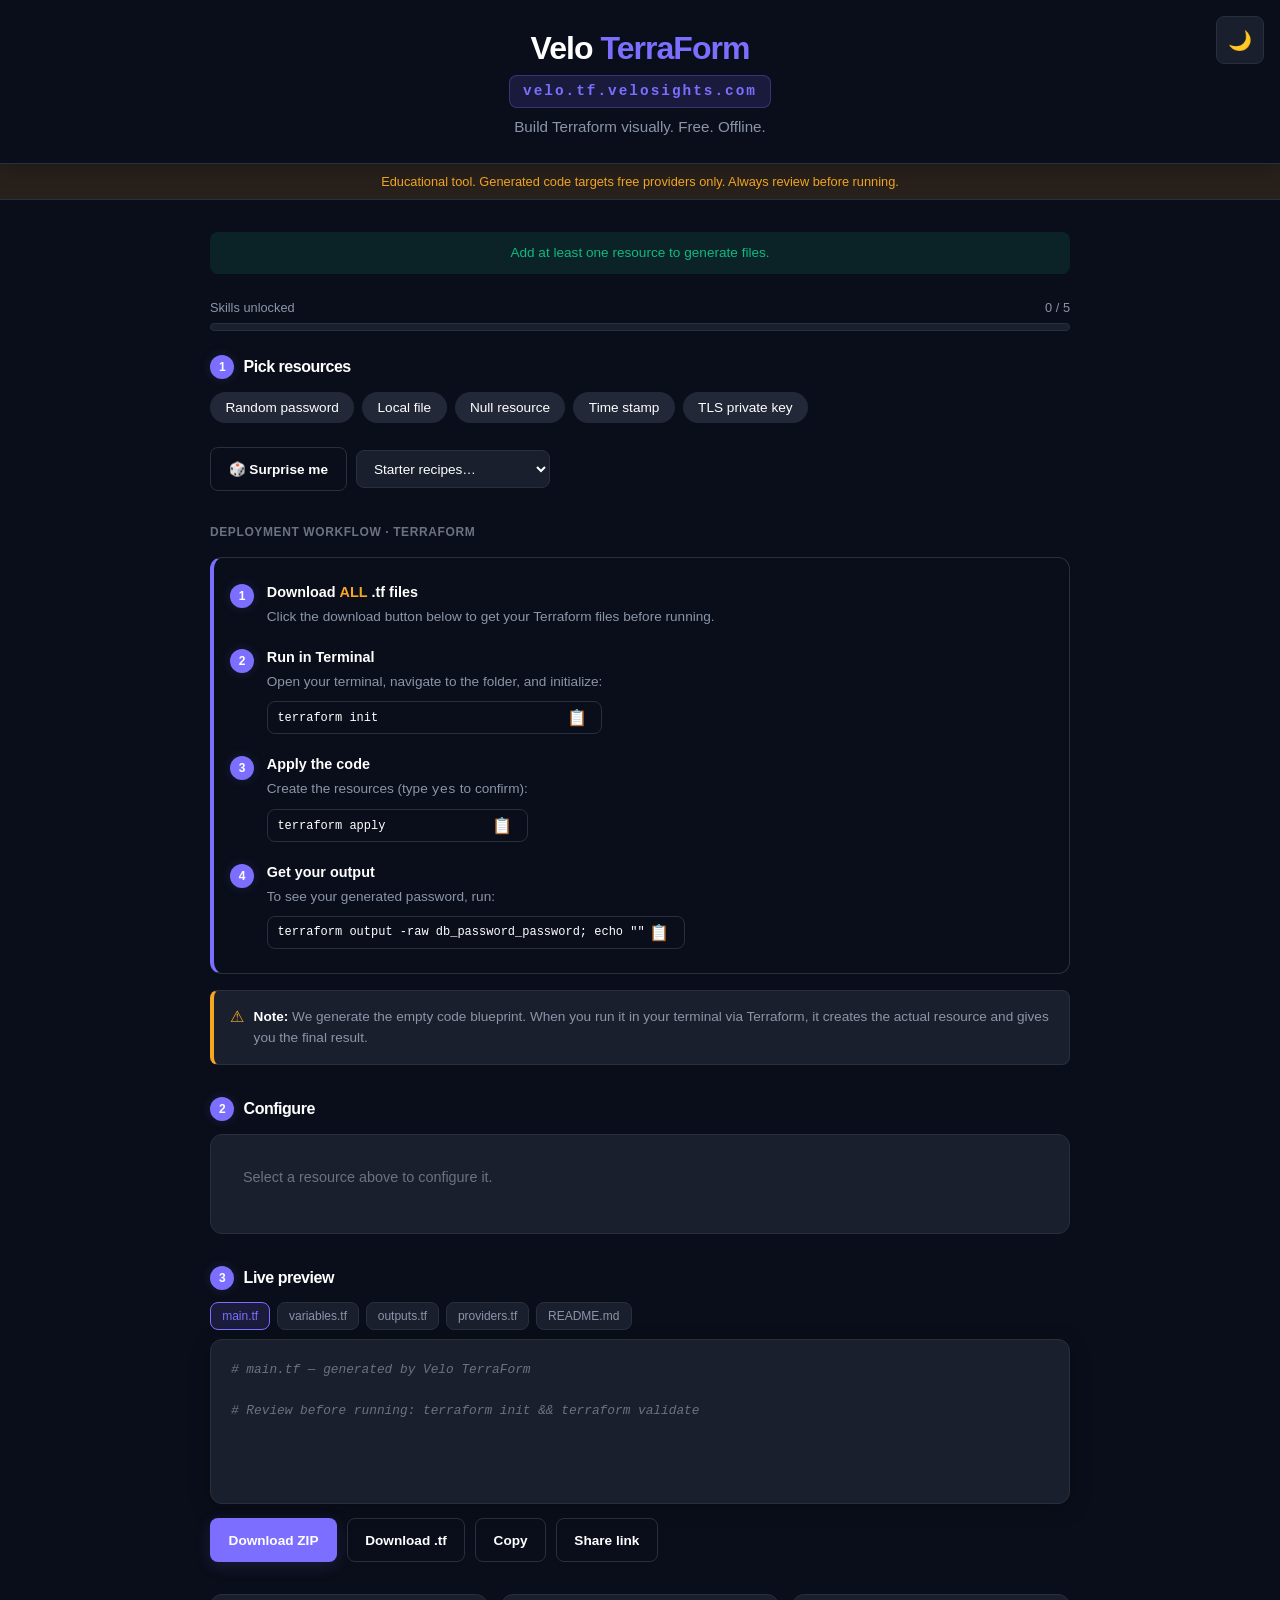
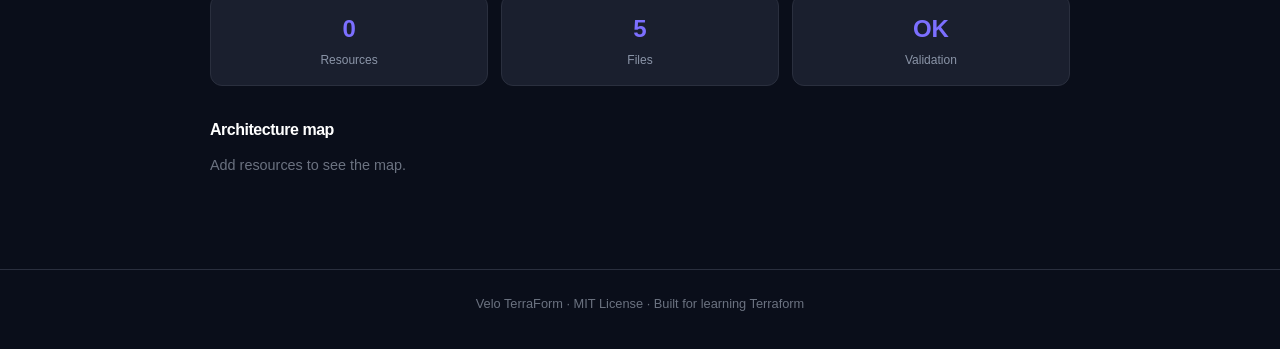
<file: index.html>
<!DOCTYPE html>
<html lang="en" data-theme="dark">
<head>
  <meta charset="UTF-8" />
  <meta name="viewport" content="width=device-width, initial-scale=1.0" />
  <meta name="description" content="Velo TerraForm — build Terraform files visually. Free, offline, no backend." />
  <title>Velo TerraForm — Build Terraform visually</title>
  <link rel="manifest" href="manifest.json" />
  <meta name="theme-color" content="#0A0E1A" />
  <link rel="stylesheet" href="css/style.css" />
</head>
<body>

  <button id="themeToggle" class="theme-toggle" aria-label="Toggle theme" title="Toggle theme">🌙</button>

  <header class="site-header">
    <h1>Velo <span class="accent">TerraForm</span></h1>
    <div class="header-link">velo.tf.velosights.com</div>
    <p class="tagline">Build Terraform visually. Free. Offline.</p>
  </header>

  <div class="disclaimer">
    Educational tool. Generated code targets free providers only. Always review before running.
  </div>

  <main class="container">

    <div id="statusBar" class="status-bar info" role="status" aria-live="polite">Ready. Pick a resource to begin.</div>

    <section class="skills">
      <div class="skills-head">
        <span>Skills unlocked</span>
        <span id="skillsCount">0 / 5</span>
      </div>
      <div class="progress"><div id="skillsBar" class="progress-fill"></div></div>
    </section>

    <section class="block">
      <h2 class="block-title"><span class="step-badge">1</span> Pick resources</h2>
      <div id="chips" class="chips"></div>
      <div id="activeChipControls" class="active-chip-controls"></div>
      
      <div class="row">
        <button id="surpriseBtn" class="action-btn secondary">🎲 Surprise me</button>
        <select id="recipeSelect" class="recipe-select" aria-label="Starter recipe">
          <option value="">Starter recipes…</option>
        </select>
      </div>
    </section>

    <section class="block">
      <h3 class="block-subtitle">DEPLOYMENT WORKFLOW · TERRAFORM</h3>
      
      <div class="instructions-card">
        <div class="instruction-step">
          <span class="step-badge">1</span>
          <div>
            <strong>Download <span class="highlight-all">ALL</span> .tf files</strong> 
            <span class="step-text">Click the download button below to get your Terraform files before running.</span>
          </div>
        </div>
        
        <div class="instruction-step">
          <span class="step-badge">2</span>
          <div>
            <strong>Run in Terminal</strong> 
            <span class="step-text">Open your terminal, navigate to the folder, and initialize:</span>
            <div class="code-snippet">
              <code>terraform init</code>
              <button class="copy-btn" data-copy="terraform init" aria-label="Copy command">📋</button>
            </div>
          </div>
        </div>
        
        <div class="instruction-step">
          <span class="step-badge">3</span>
          <div>
            <strong>Apply the code</strong> 
            <span class="step-text">Create the resources (type <code>yes</code> to confirm):</span>
            <div class="code-snippet">
              <code>terraform apply</code>
              <button class="copy-btn" data-copy="terraform apply" aria-label="Copy command">📋</button>
            </div>
          </div>
        </div>
        
        <div class="instruction-step">
          <span class="step-badge">4</span>
          <div>
            <strong>Get your output</strong> 
            <span class="step-text">To see your generated password, run:</span>
            <div class="code-snippet">
              <code id="dynamicOutputCommand">terraform output -raw db_password_password; echo ""</code>
              <button id="copyDynamicOutput" class="copy-btn" data-copy='terraform output -raw db_password_password; echo ""' aria-label="Copy command">📋</button>
            </div>
          </div>
        </div>
      </div>
      
      <div class="alert-box">
        <span class="alert-icon">⚠</span>
        <span><strong>Note:</strong> We generate the empty code blueprint. When you run it in your terminal via Terraform, it creates the actual resource and gives you the final result.</span>
      </div>
    </section>

    <section class="block">
      <h2 class="block-title"><span class="step-badge">2</span> Configure</h2>
      <div id="formArea" class="detail-card">
        <p class="muted">Select a resource above to configure it.</p>
      </div>
    </section>

    <section class="block">
      <h2 class="block-title"><span class="step-badge">3</span> Live preview</h2>
      <div class="file-tabs" id="fileTabs"></div>
      <pre id="preview" class="code-card" aria-live="polite"></pre>
      
      <div class="row">
        <button id="downloadZipBtn" class="action-btn primary">Download ZIP</button>
        <button id="downloadTfBtn" class="action-btn secondary">Download .tf</button>
        <button id="copyBtn" class="action-btn secondary">Copy</button>
        <button id="shareBtn" class="action-btn secondary">Share link</button>
      </div>
    </section>

    <section class="stats">
      <div class="stat-card"><span class="stat-num" id="statResources">0</span><span class="stat-label">Resources</span></div>
      <div class="stat-card"><span class="stat-num" id="statFiles">0</span><span class="stat-label">Files</span></div>
      <div class="stat-card"><span class="stat-num" id="statValid">—</span><span class="stat-label">Validation</span></div>
    </section>

    <section class="block">
      <h2 class="block-title">Architecture map</h2>
      <div id="archMap" class="arch-map"></div>
    </section>

  </main>

  <footer class="site-footer">
    <p>Velo TerraForm · MIT License · Built for learning Terraform</p>
  </footer>

  <button id="installBtn" class="install-btn" hidden>Install app</button>

  <div id="toast" class="toast" role="status" aria-live="polite"></div>

  <script src="js/resources.js"></script>
  <script src="js/recipes.js"></script>
  <script src="js/highlight.js"></script>
  <script src="js/generator.js"></script>
  <script src="js/zip.js"></script>
  <script src="js/app.js"></script>
</body>
</html>
</file>
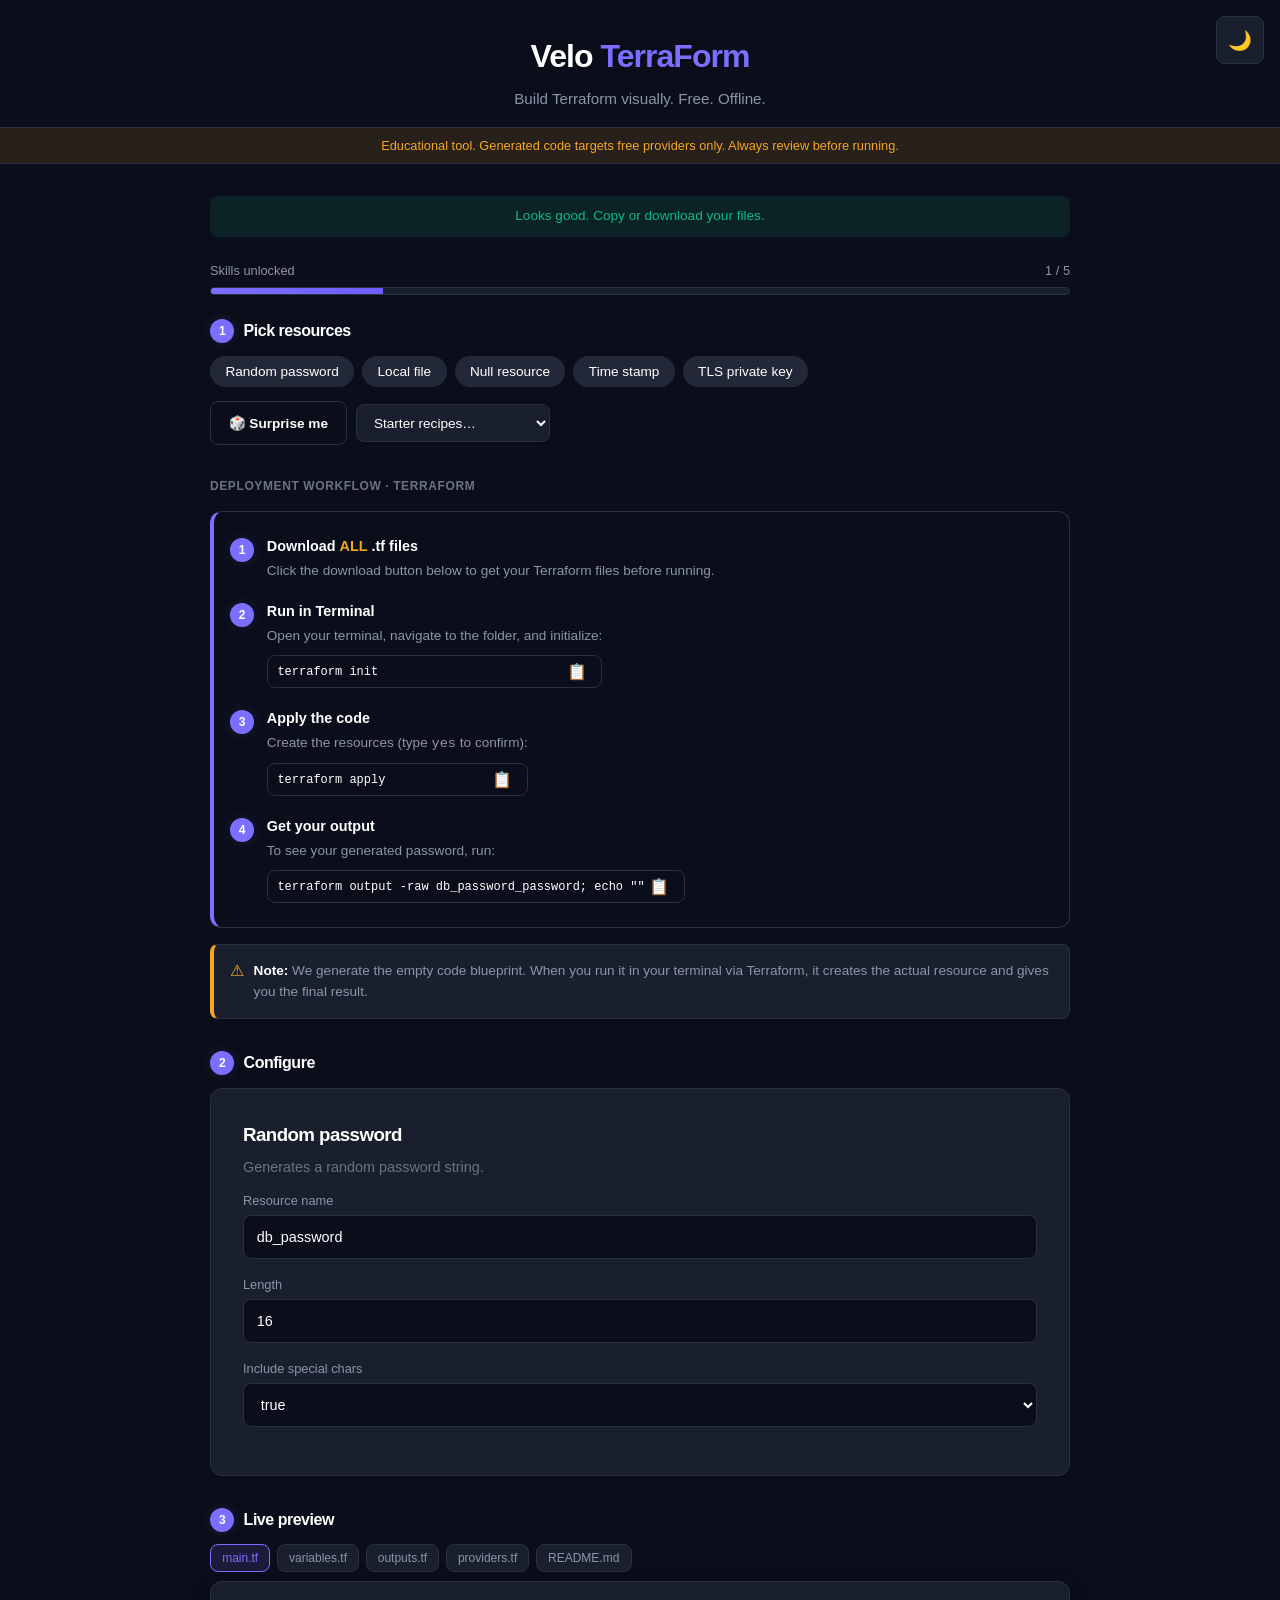
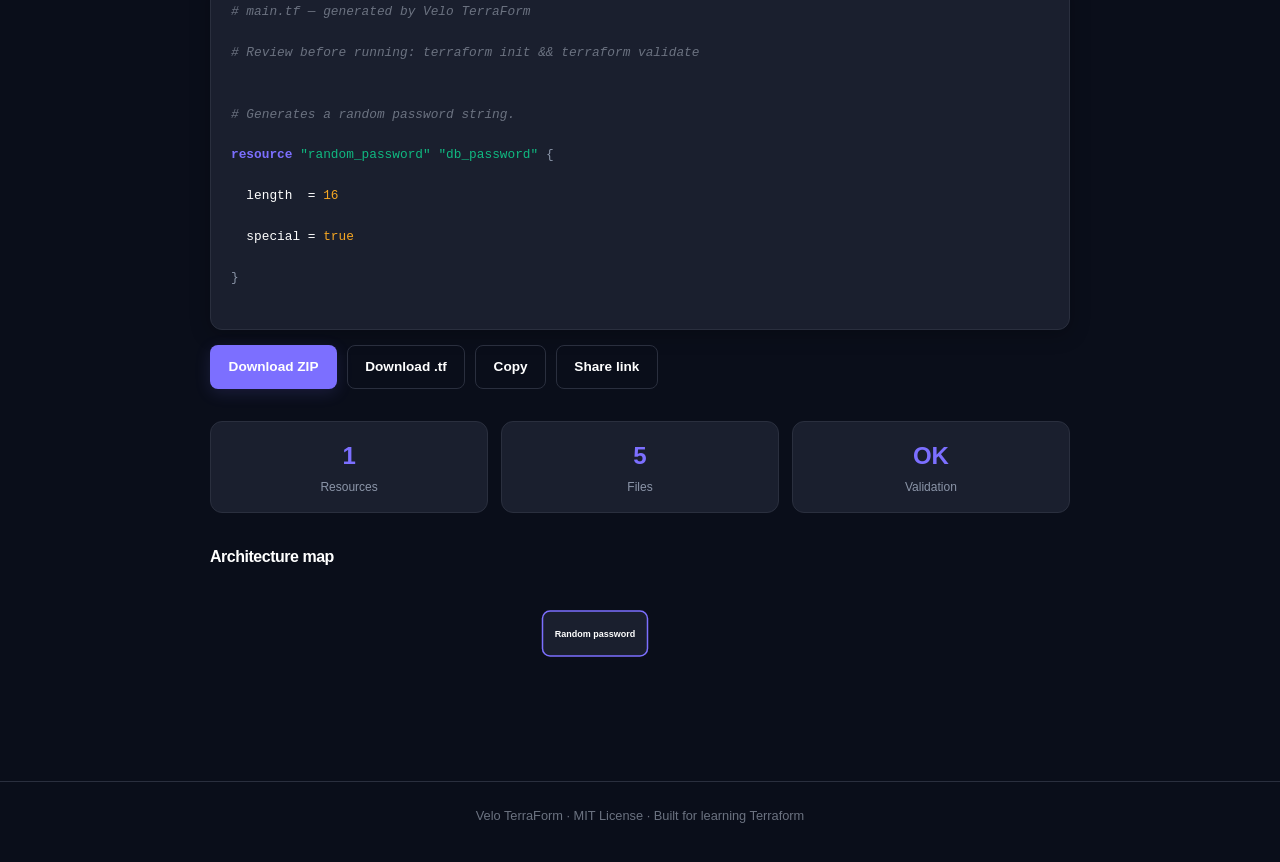
<file: velo-tf/index.html>
<!DOCTYPE html>
<html lang="en" data-theme="dark">
<head>
  <meta charset="UTF-8" />
  <meta name="viewport" content="width=device-width, initial-scale=1.0" />
  <meta name="description" content="Velo TerraForm — build Terraform files visually. Free, offline, no backend." />
  <title>Velo TerraForm — Build Terraform visually</title>
  <link rel="manifest" href="manifest.json" />
  <meta name="theme-color" content="#0A0E1A" />
  <link rel="stylesheet" href="css/style.css" />
</head>
<body>

  <button id="themeToggle" class="theme-toggle" aria-label="Toggle theme" title="Toggle theme">🌙</button>

  <header class="site-header">
    <h1>Velo <span class="accent">TerraForm</span></h1>
    <p class="tagline">Build Terraform visually. Free. Offline.</p>
  </header>

  <div class="disclaimer">
    Educational tool. Generated code targets free providers only. Always review before running.
  </div>

  <main class="container">

    <div id="statusBar" class="status-bar info" role="status" aria-live="polite">Ready. Pick a resource to begin.</div>

    <section class="skills">
      <div class="skills-head">
        <span>Skills unlocked</span>
        <span id="skillsCount">0 / 5</span>
      </div>
      <div class="progress"><div id="skillsBar" class="progress-fill"></div></div>
    </section>

    <section class="block">
      <h2 class="block-title"><span class="step-badge">1</span> Pick resources</h2>
      <div id="chips" class="chips"></div>
      <div class="row">
        <button id="surpriseBtn" class="action-btn secondary">🎲 Surprise me</button>
        <select id="recipeSelect" class="recipe-select" aria-label="Starter recipe">
          <option value="">Starter recipes…</option>
        </select>
      </div>
    </section>

    <!-- Deployment Workflow Section -->
    <section class="block">
      <h3 class="block-subtitle">DEPLOYMENT WORKFLOW · TERRAFORM</h3>
      
      <div class="instructions-card">
        <div class="instruction-step">
          <span class="step-badge">1</span>
          <div>
            <strong>Download <span class="highlight-all">ALL</span> .tf files</strong> 
            <span class="step-text">Click the download button below to get your Terraform files before running.</span>
          </div>
        </div>
        
        <div class="instruction-step">
          <span class="step-badge">2</span>
          <div>
            <strong>Run in Terminal</strong> 
            <span class="step-text">Open your terminal, navigate to the folder, and initialize:</span>
            <div class="code-snippet">
              <code>terraform init</code>
              <button class="copy-btn" data-copy="terraform init" aria-label="Copy command">📋</button>
            </div>
          </div>
        </div>
        
        <div class="instruction-step">
          <span class="step-badge">3</span>
          <div>
            <strong>Apply the code</strong> 
            <span class="step-text">Create the resources (type <code>yes</code> to confirm):</span>
            <div class="code-snippet">
              <code>terraform apply</code>
              <button class="copy-btn" data-copy="terraform apply" aria-label="Copy command">📋</button>
            </div>
          </div>
        </div>
        
        <div class="instruction-step">
          <span class="step-badge">4</span>
          <div>
            <strong>Get your output</strong> 
            <span class="step-text">To see your generated password, run:</span>
            <div class="code-snippet">
              <code id="dynamicOutputCommand">terraform output -raw db_password_password; echo ""</code>
              <button id="copyDynamicOutput" class="copy-btn" data-copy='terraform output -raw db_password_password; echo ""' aria-label="Copy command">📋</button>
            </div>
          </div>
        </div>
      </div>
      
      <div class="alert-box">
        <span class="alert-icon">⚠</span>
        <span><strong>Note:</strong> We generate the empty code blueprint. When you run it in your terminal via Terraform, it creates the actual resource and gives you the final result.</span>
      </div>
    </section>

    <section class="block">
      <h2 class="block-title"><span class="step-badge">2</span> Configure</h2>
      <div id="formArea" class="detail-card">
        <p class="muted">Select a resource above to configure it.</p>
      </div>
    </section>

    <section class="block">
      <h2 class="block-title"><span class="step-badge">3</span> Live preview</h2>
      <div class="file-tabs" id="fileTabs"></div>
      <pre id="preview" class="code-card" aria-live="polite"></pre>
      
      <div class="row">
        <button id="downloadZipBtn" class="action-btn primary">Download ZIP</button>
        <button id="downloadTfBtn" class="action-btn secondary">Download .tf</button>
        <button id="copyBtn" class="action-btn secondary">Copy</button>
        <button id="shareBtn" class="action-btn secondary">Share link</button>
      </div>
    </section>

    <section class="stats">
      <div class="stat-card"><span class="stat-num" id="statResources">0</span><span class="stat-label">Resources</span></div>
      <div class="stat-card"><span class="stat-num" id="statFiles">0</span><span class="stat-label">Files</span></div>
      <div class="stat-card"><span class="stat-num" id="statValid">—</span><span class="stat-label">Validation</span></div>
    </section>

    <section class="block">
      <h2 class="block-title">Architecture map</h2>
      <div id="archMap" class="arch-map"></div>
    </section>

  </main>

  <footer class="site-footer">
    <p>Velo TerraForm · MIT License · Built for learning Terraform</p>
  </footer>

  <button id="installBtn" class="install-btn" hidden>Install app</button>

  <div id="toast" class="toast" role="status" aria-live="polite"></div>

  <script src="js/resources.js"></script>
  <script src="js/recipes.js"></script>
  <script src="js/highlight.js"></script>
  <script src="js/generator.js"></script>
  <script src="js/zip.js"></script>
  <script src="js/app.js"></script>
</body>
</html>
</file>
<file: css/style.css>
/* === Design tokens === */
:root {
  --bg: #0A0E1A;
  --card: #1A1F2E;
  --card-hover: #232838;
  --primary: #7C6FFF;
  --primary-hover: #6B5FFF;
  --primary-soft: rgba(124, 111, 255, 0.15);
  --text: #FFFFFF;
  --text-secondary: #8B95A8;
  --text-muted: #6B7280;
  --border: #2A2F3E;
  --warning: #F5A623;
  --success: #10B981;
  --radius: 12px;
  --radius-sm: 8px;
  --shadow: 0 4px 20px rgba(0, 0, 0, 0.25);
  --shadow-lg: 0 12px 40px rgba(0, 0, 0, 0.4);
  --transition: 0.2s ease;
}
[data-theme="light"] {
  --bg: #F8FAFC; --card: #FFFFFF; --card-hover: #F1F5F9;
  --primary: #6366F1; --primary-hover: #4F46E5; --primary-soft: #EEF2FF;
  --text: #0F172A; --text-secondary: #64748B; --text-muted: #94A3B8;
  --border: #E2E8F0;
  --shadow: 0 4px 20px rgba(0,0,0,0.06); --shadow-lg: 0 12px 40px rgba(0,0,0,0.1);
}

/* === Base === */
* { box-sizing: border-box; }
html, body { margin: 0; padding: 0; }
body {
  font-family: Inter, -apple-system, BlinkMacSystemFont, "Segoe UI", Roboto, sans-serif;
  background: var(--bg);
  color: var(--text);
  line-height: 1.5;
  transition: background var(--transition), color var(--transition);
  min-height: 100vh;
}

h1, h2, h3 { margin: 0 0 0.5rem; font-weight: 800; letter-spacing: -0.03em; }
p { margin: 0 0 0.75rem; }
.muted { color: var(--text-muted); font-size: 0.9rem; }

/* === Header === */
.site-header {
  text-align: center;
  padding: 2rem 1rem 1rem;
  border-bottom: 1px solid var(--border);
}
.site-header h1 { font-size: 2rem; }
.accent { color: var(--primary); }
.tagline { color: var(--text-secondary); font-size: 0.95rem; margin: 0; }

/* === Disclaimer === */
.disclaimer {
  background: rgba(245, 166, 35, 0.12);
  color: var(--warning);
  text-align: center;
  font-size: 0.8rem;
  padding: 0.5rem 1rem;
  border-bottom: 1px solid var(--border);
}

/* === Container === */
.container {
  max-width: 900px;
  margin: 0 auto;
  padding: 2rem 1.25rem 3rem;
}

/* === Status bar === */
.status-bar {
  padding: 0.65rem 1rem;
  border-radius: var(--radius-sm);
  font-size: 0.85rem;
  margin-bottom: 1.5rem;
  text-align: center;
}
.status-bar.info    { background: var(--primary-soft); color: var(--primary); }
.status-bar.offline { background: rgba(245,166,35,0.12); color: var(--warning); }
.status-bar.success { background: rgba(16,185,129,0.12); color: var(--success); }

/* === Skills progress === */
.skills { margin-bottom: 1.5rem; }
.skills-head {
  display: flex; justify-content: space-between;
  font-size: 0.8rem; color: var(--text-secondary); margin-bottom: 0.4rem;
}
.progress {
  height: 8px; background: var(--card); border-radius: 999px; overflow: hidden;
  border: 1px solid var(--border);
}
.progress-fill {
  height: 100%; width: 0%;
  background: linear-gradient(90deg, var(--primary), var(--primary-hover));
  transition: width 0.4s ease;
}

/* === Blocks === */
.block { margin-bottom: 2rem; }
.block-title {
  display: flex; align-items: center; gap: 0.6rem;
  font-size: 1rem; margin-bottom: 0.8rem; color: var(--text);
}
.step-badge {
  display: inline-flex; align-items: center; justify-content: center;
  width: 24px; height: 24px; border-radius: 50%;
  background: var(--primary); color: #fff;
  font-size: 0.75rem; font-weight: 700;
  box-shadow: 0 0 12px var(--primary-soft);
}

/* === Chips === */
.chips { display: flex; flex-wrap: wrap; gap: 0.5rem; }
.chip {
  background: var(--card-hover); color: var(--text);
  border: 1px solid transparent;
  border-radius: 999px; padding: 0.45rem 0.9rem;
  font-size: 0.85rem; cursor: pointer;
  transition: all var(--transition);
}
.chip:hover { background: var(--primary-soft); border-color: var(--primary); }
.chip.active { background: var(--primary); color: #fff; border-color: var(--primary); }

/* === Active Chip Controls === */
.active-chip-controls {
  margin-top: 0.6rem;
  display: flex;
  align-items: center;
}

.delete-chip-btn {
  background: var(--card);
  color: var(--warning);
  border: 1px solid var(--warning);
  border-radius: 999px;
  padding: 0.45rem 0.9rem;
  font-size: 0.85rem;
  cursor: pointer;
  transition: all var(--transition);
  display: flex;
  align-items: center;
  gap: 0.4rem;
}

.delete-chip-btn:hover {
  background: rgba(245, 166, 35, 0.1);
}

/* === Row === */
.row {
  display: flex; flex-wrap: wrap; gap: 0.6rem; margin-top: 0.9rem; align-items: center;
}

/* === Recipe select === */
.recipe-select {
  background: var(--card); color: var(--text);
  border: 1px solid var(--border); border-radius: var(--radius-sm);
  padding: 0.6rem 0.8rem; font-size: 0.85rem; font-family: inherit;
  cursor: pointer;
}
.recipe-select:focus { outline: none; box-shadow: 0 0 0 3px var(--primary-soft); }

/* === Detail card / form === */
.detail-card {
  background: var(--card);
  border: 1px solid var(--border);
  border-radius: var(--radius);
  padding: 2rem;
  animation: fadeIn 0.25s ease;
}
@keyframes fadeIn {
  from { opacity: 0; transform: translateY(4px); }
  to   { opacity: 1; transform: translateY(0); }
}
.form-group { margin-bottom: 1rem; }
.form-group label {
  display: block; font-size: 0.8rem; color: var(--text-secondary);
  margin-bottom: 0.3rem;
}
.form-group input, .form-group select {
  width: 100%; padding: 0.65rem 0.8rem;
  background: var(--bg); color: var(--text);
  border: 1px solid var(--border); border-radius: var(--radius-sm);
  font-family: inherit; font-size: 0.9rem;
  min-height: 44px;
  transition: border var(--transition), box-shadow var(--transition);
}
.form-group input:focus, .form-group select:focus {
  outline: none; border-color: var(--primary);
  box-shadow: 0 0 0 3px var(--primary-soft);
}

/* === File tabs === */
.file-tabs {
  display: flex; flex-wrap: wrap; gap: 0.4rem; margin-bottom: 0.6rem;
}
.file-tab {
  background: var(--card); color: var(--text-secondary);
  border: 1px solid var(--border); border-radius: var(--radius-sm);
  padding: 0.35rem 0.7rem; font-size: 0.75rem;
  cursor: pointer; transition: all var(--transition);
}
.file-tab.active { background: var(--primary-soft); color: var(--primary); border-color: var(--primary); }

/* === Code preview === */
.code-card {
  background: var(--card);
  border: 1px solid var(--border);
  border-radius: var(--radius);
  padding: 1.25rem;
  overflow-x: auto;
  font-family: ui-monospace, "SF Mono", Menlo, Consolas, monospace;
  font-size: 0.8rem;
  line-height: 1.6;
  max-height: 420px;
  white-space: pre;
  margin: 0;
  box-shadow: var(--shadow);
}
.tok-key   { color: #7C6FFF; font-weight: 600; }
.tok-str   { color: #10B981; }
.tok-num   { color: #F5A623; }
.tok-bool  { color: #F5A623; }
.tok-com   { color: #6B7280; font-style: italic; }
.tok-block { color: #FFFFFF; }
.tok-brace { color: #8B95A8; }

.code-line { display: block; position: relative; }
.code-line:hover .explain { display: block; }
.explain {
  display: none;
  position: absolute; left: 0; top: 100%;
  background: var(--card-hover); color: var(--text);
  border: 1px solid var(--primary); border-radius: var(--radius-sm);
  padding: 0.4rem 0.6rem; font-size: 0.7rem;
  font-family: Inter, sans-serif;
  white-space: normal; width: max-content; max-width: 320px;
  z-index: 10; box-shadow: var(--shadow-lg);
}

/* === Buttons === */
.action-btn {
  font-family: inherit; font-size: 0.85rem; font-weight: 600;
  padding: 0.7rem 1.1rem; border-radius: var(--radius-sm);
  border: 1px solid transparent; cursor: pointer;
  transition: all var(--transition);
  min-height: 44px;
}
.action-btn.primary {
  background: var(--primary); color: #fff;
  box-shadow: 0 4px 16px var(--primary-soft);
}
.action-btn.primary:hover {
  background: var(--primary-hover); transform: translateY(-1px);
  box-shadow: 0 6px 20px var(--primary-soft);
}
.action-btn.secondary {
  background: transparent; color: var(--text);
  border-color: var(--border);
}
.action-btn.secondary:hover { background: var(--card-hover); border-color: var(--primary); }

/* === Stats === */
.stats {
  display: grid; grid-template-columns: repeat(3, 1fr); gap: 0.8rem;
  margin-bottom: 2rem;
}
.stat-card {
  background: var(--card); border: 1px solid var(--border);
  border-radius: var(--radius); padding: 1rem;
  text-align: center; display: flex; flex-direction: column; gap: 0.25rem;
}
.stat-num { font-size: 1.5rem; font-weight: 800; color: var(--primary); }
.stat-label { font-size: 0.75rem; color: var(--text-secondary); }

/* === Architecture map === */
.arch-map { max-width: 100%; display: flex; justify-content: flex-start; }
.arch-map svg { width: 100%; max-height: 120px; display: block; }
.arch-map .box { fill: var(--card); stroke: var(--primary); stroke-width: 2; }
.arch-map .box-text { fill: var(--text); font-size: 12px; text-anchor: middle; font-family: Inter, sans-serif; font-weight: 600; }
.arch-map .arrow { stroke: var(--text-muted); stroke-width: 2; fill: none; marker-end: url(#arrowhead); }

/* === Footer === */
.site-footer {
  text-align: center; padding: 1.5rem 1rem;
  border-top: 1px solid var(--border);
  color: var(--text-muted); font-size: 0.8rem;
}

/* === Theme toggle === */
.theme-toggle {
  position: fixed; top: 16px; right: 16px;
  width: 48px; height: 48px; border-radius: var(--radius-sm);
  background: var(--card); color: var(--text);
  border: 1px solid var(--border);
  font-size: 1.2rem; cursor: pointer; z-index: 100;
  transition: all var(--transition);
}
.theme-toggle:hover { background: var(--card-hover); border-color: var(--primary); }

/* === Install button === */
.install-btn {
  position: fixed; bottom: 20px; right: 20px;
  background: var(--primary); color: #fff;
  border: none; border-radius: 999px;
  padding: 0.75rem 1.2rem; font-size: 0.85rem; font-weight: 600;
  cursor: pointer; z-index: 100;
  box-shadow: var(--shadow-lg);
  transition: all var(--transition);
}
.install-btn:hover { background: var(--primary-hover); transform: translateY(-2px); }

/* === Toast === */
.toast {
  position: fixed; bottom: 20px; left: 50%;
  transform: translateX(-50%) translateY(80px);
  background: var(--card); color: var(--text);
  border: 1px solid var(--primary);
  border-radius: 999px;
  padding: 0.6rem 1.2rem; font-size: 0.85rem;
  opacity: 0; pointer-events: none;
  transition: all 0.3s ease; z-index: 200;
  box-shadow: var(--shadow-lg);
}
.toast.show { opacity: 1; transform: translateX(-50%) translateY(0); }

/* === Instructions Section === */
.block-subtitle {
  font-size: 0.75rem;
  color: var(--text-muted);
  letter-spacing: 0.05em;
  margin-bottom: 1rem;
  text-transform: uppercase;
  font-weight: 700;
}

.instructions-card {
  background: transparent;
  border: 1px solid var(--border);
  border-radius: var(--radius);
  border-left: 4px solid var(--primary);
  padding: 1.5rem 1.5rem 1.5rem 1rem;
  display: flex;
  flex-direction: column;
  gap: 1.25rem;
  margin-bottom: 1rem;
}

.instruction-step {
  display: flex;
  gap: 0.8rem;
  align-items: flex-start;
}

.instruction-step .step-badge {
  flex-shrink: 0;
  margin-top: 2px;
  width: 24px;
  height: 24px;
  font-size: 0.75rem;
}

.instruction-step strong {
  font-size: 0.9rem;
  font-weight: 600;
  color: var(--text);
  margin-right: 0.4rem;
  display: block;
  margin-bottom: 0.2rem;
}

.instruction-step .step-text {
  font-size: 0.85rem;
  color: var(--text-secondary);
  display: block;
}

.highlight-all {
  color: var(--warning);
  font-weight: 800;
  text-transform: uppercase;
}

.alert-box {
  background: var(--card);
  border: 1px solid var(--border);
  border-left: 4px solid var(--warning);
  border-radius: var(--radius-sm);
  padding: 1rem;
  font-size: 0.85rem;
  color: var(--text-secondary);
  line-height: 1.5;
  display: flex;
  gap: 0.6rem;
  align-items: flex-start;
  margin-bottom: 1.5rem;
}

.alert-icon {
  color: var(--warning);
  font-size: 1rem;
  line-height: 1.2;
}

.alert-box strong {
  color: var(--text);
  font-weight: 600;
}

/* === Code Snippets with Copy Buttons === */
.code-snippet {
  display: flex;
  align-items: center;
  justify-content: space-between;
  background: var(--bg);
  border: 1px solid var(--border);
  border-radius: var(--radius-sm);
  padding: 0.4rem 0.6rem;
  margin-top: 0.5rem;
  width: 100%;
}

.code-snippet code {
  background: transparent;
  padding: 0;
  color: var(--text);
  font-family: ui-monospace, monospace;
  font-size: 0.75rem;
  flex-grow: 1;
  word-break: break-all;
}

.copy-btn {
  background: transparent;
  border: none;
  color: var(--text-muted);
  cursor: pointer;
  font-size: 1rem;
  padding: 0 0.3rem;
  transition: color var(--transition);
}

.copy-btn:hover {
  color: var(--primary);
}

/* === Mobile === */
@media (max-width: 640px) {
  .container { padding: 1.25rem 1rem 2rem; }
  .site-header h1 { font-size: 1.6rem; }
  .detail-card { padding: 1.25rem; }
  .stats { grid-template-columns: 1fr; }
  .theme-toggle { width: 42px; height: 42px; top: 12px; right: 12px; }
  .action-btn { flex: 1 1 100%; }
  .instruction-step { flex-direction: column; gap: 0.4rem; }
}

/* ... (باقي الكود في الأعلى يبقى كما هو) ... */

/* === Header (Fixed / Sticky) === */
.site-header {
  text-align: center;
  padding: 1.5rem 1rem;
  border-bottom: 1px solid var(--border);
  /* التثبيت هنا */
  position: sticky;
  top: 0;
  background: var(--bg);
  z-index: 50;
  box-shadow: 0 4px 20px rgba(0, 0, 0, 0.2);
}
.site-header h1 { font-size: 2rem; margin-bottom: 0.2rem; }
.accent { color: var(--primary); }
.tagline { color: var(--text-secondary); font-size: 0.95rem; margin: 0; }

/* New Header Link Style (Improved) */
.header-link {
  display: inline-block;
  font-size: 0.9rem;
  color: var(--primary);
  font-family: ui-monospace, "SF Mono", Menlo, Consolas, monospace;
  margin-bottom: 0.5rem;
  padding: 0.3rem 0.8rem;
  background: var(--primary-soft);
  border-radius: var(--radius-sm);
  border: 1px solid rgba(124, 111, 255, 0.3);
  /* المسافة بين الحروف */
  letter-spacing: 2px; 
  font-weight: 600;
}

/* === Theme toggle (Adjusted to avoid overlapping header) === */
.theme-toggle {
  position: fixed; top: 16px; right: 16px;
  width: 48px; height: 48px; border-radius: var(--radius-sm);
  background: var(--card); color: var(--text);
  border: 1px solid var(--border);
  font-size: 1.2rem; cursor: pointer; z-index: 100;
  transition: all var(--transition);
}
.theme-toggle:hover { background: var(--card-hover); border-color: var(--primary); }

/* ... (باقي الكود في الأسفل يبقى كما هو) ... */
</file>
<file: velo-tf/css/style.css>
/* === Design tokens === */
:root {
  --bg: #0A0E1A;
  --card: #1A1F2E;
  --card-hover: #232838;
  --primary: #7C6FFF;
  --primary-hover: #6B5FFF;
  --primary-soft: rgba(124, 111, 255, 0.15);
  --text: #FFFFFF;
  --text-secondary: #8B95A8;
  --text-muted: #6B7280;
  --border: #2A2F3E;
  --warning: #F5A623;
  --success: #10B981;
  --radius: 12px;
  --radius-sm: 8px;
  --shadow: 0 4px 20px rgba(0, 0, 0, 0.25);
  --shadow-lg: 0 12px 40px rgba(0, 0, 0, 0.4);
  --transition: 0.2s ease;
}
[data-theme="light"] {
  --bg: #F8FAFC; --card: #FFFFFF; --card-hover: #F1F5F9;
  --primary: #6366F1; --primary-hover: #4F46E5; --primary-soft: #EEF2FF;
  --text: #0F172A; --text-secondary: #64748B; --text-muted: #94A3B8;
  --border: #E2E8F0;
  --shadow: 0 4px 20px rgba(0,0,0,0.06); --shadow-lg: 0 12px 40px rgba(0,0,0,0.1);
}

/* === Base === */
* { box-sizing: border-box; }
html, body { margin: 0; padding: 0; }
body {
  font-family: Inter, -apple-system, BlinkMacSystemFont, "Segoe UI", Roboto, sans-serif;
  background: var(--bg);
  color: var(--text);
  line-height: 1.5;
  transition: background var(--transition), color var(--transition);
  min-height: 100vh;
}

h1, h2, h3 { margin: 0 0 0.5rem; font-weight: 800; letter-spacing: -0.03em; }
p { margin: 0 0 0.75rem; }
.muted { color: var(--text-muted); font-size: 0.9rem; }

/* === Header === */
.site-header {
  text-align: center;
  padding: 2rem 1rem 1rem;
  border-bottom: 1px solid var(--border);
}
.site-header h1 { font-size: 2rem; }
.accent { color: var(--primary); }
.tagline { color: var(--text-secondary); font-size: 0.95rem; margin: 0; }

/* === Disclaimer === */
.disclaimer {
  background: rgba(245, 166, 35, 0.12);
  color: var(--warning);
  text-align: center;
  font-size: 0.8rem;
  padding: 0.5rem 1rem;
  border-bottom: 1px solid var(--border);
}

/* === Container === */
.container {
  max-width: 900px;
  margin: 0 auto;
  padding: 2rem 1.25rem 3rem;
}

/* === Status bar === */
.status-bar {
  padding: 0.65rem 1rem;
  border-radius: var(--radius-sm);
  font-size: 0.85rem;
  margin-bottom: 1.5rem;
  text-align: center;
}
.status-bar.info    { background: var(--primary-soft); color: var(--primary); }
.status-bar.offline { background: rgba(245,166,35,0.12); color: var(--warning); }
.status-bar.success { background: rgba(16,185,129,0.12); color: var(--success); }

/* === Skills progress === */
.skills { margin-bottom: 1.5rem; }
.skills-head {
  display: flex; justify-content: space-between;
  font-size: 0.8rem; color: var(--text-secondary); margin-bottom: 0.4rem;
}
.progress {
  height: 8px; background: var(--card); border-radius: 999px; overflow: hidden;
  border: 1px solid var(--border);
}
.progress-fill {
  height: 100%; width: 0%;
  background: linear-gradient(90deg, var(--primary), var(--primary-hover));
  transition: width 0.4s ease;
}

/* === Blocks === */
.block { margin-bottom: 2rem; }
.block-title {
  display: flex; align-items: center; gap: 0.6rem;
  font-size: 1rem; margin-bottom: 0.8rem; color: var(--text);
}
.step-badge {
  display: inline-flex; align-items: center; justify-content: center;
  width: 24px; height: 24px; border-radius: 50%;
  background: var(--primary); color: #fff;
  font-size: 0.75rem; font-weight: 700;
  box-shadow: 0 0 12px var(--primary-soft);
}

/* === Chips === */
.chips { display: flex; flex-wrap: wrap; gap: 0.5rem; }
.chip {
  background: var(--card-hover); color: var(--text);
  border: 1px solid transparent;
  border-radius: 999px; padding: 0.45rem 0.9rem;
  font-size: 0.85rem; cursor: pointer;
  transition: all var(--transition);
}
.chip:hover { background: var(--primary-soft); border-color: var(--primary); }
.chip.active { background: var(--primary); color: #fff; border-color: var(--primary); }

/* === Row === */
.row {
  display: flex; flex-wrap: wrap; gap: 0.6rem; margin-top: 0.9rem; align-items: center;
}

/* === Recipe select === */
.recipe-select {
  background: var(--card); color: var(--text);
  border: 1px solid var(--border); border-radius: var(--radius-sm);
  padding: 0.6rem 0.8rem; font-size: 0.85rem; font-family: inherit;
  cursor: pointer;
}
.recipe-select:focus { outline: none; box-shadow: 0 0 0 3px var(--primary-soft); }

/* === Detail card / form === */
.detail-card {
  background: var(--card);
  border: 1px solid var(--border);
  border-radius: var(--radius);
  padding: 2rem;
  animation: fadeIn 0.25s ease;
}
@keyframes fadeIn {
  from { opacity: 0; transform: translateY(4px); }
  to   { opacity: 1; transform: translateY(0); }
}
.form-group { margin-bottom: 1rem; }
.form-group label {
  display: block; font-size: 0.8rem; color: var(--text-secondary);
  margin-bottom: 0.3rem;
}
.form-group input, .form-group select {
  width: 100%; padding: 0.65rem 0.8rem;
  background: var(--bg); color: var(--text);
  border: 1px solid var(--border); border-radius: var(--radius-sm);
  font-family: inherit; font-size: 0.9rem;
  min-height: 44px;
  transition: border var(--transition), box-shadow var(--transition);
}
.form-group input:focus, .form-group select:focus {
  outline: none; border-color: var(--primary);
  box-shadow: 0 0 0 3px var(--primary-soft);
}

/* Delete Button */
.delete-btn {
  background: transparent;
  color: var(--warning);
  border: 1px solid var(--warning);
  padding: 0.4rem 0.8rem;
  border-radius: var(--radius-sm);
  font-size: 0.8rem;
  cursor: pointer;
  transition: all var(--transition);
}
.delete-btn:hover {
  background: rgba(245,166,35,0.1);
}

/* === File tabs === */
.file-tabs {
  display: flex; flex-wrap: wrap; gap: 0.4rem; margin-bottom: 0.6rem;
}
.file-tab {
  background: var(--card); color: var(--text-secondary);
  border: 1px solid var(--border); border-radius: var(--radius-sm);
  padding: 0.35rem 0.7rem; font-size: 0.75rem;
  cursor: pointer; transition: all var(--transition);
}
.file-tab.active { background: var(--primary-soft); color: var(--primary); border-color: var(--primary); }

/* === Code preview === */
.code-card {
  background: var(--card);
  border: 1px solid var(--border);
  border-radius: var(--radius);
  padding: 1.25rem;
  overflow-x: auto;
  font-family: ui-monospace, "SF Mono", Menlo, Consolas, monospace;
  font-size: 0.8rem;
  line-height: 1.6;
  max-height: 420px;
  white-space: pre;
  margin: 0;
  box-shadow: var(--shadow);
}
.tok-key   { color: #7C6FFF; font-weight: 600; }
.tok-str   { color: #10B981; }
.tok-num   { color: #F5A623; }
.tok-bool  { color: #F5A623; }
.tok-com   { color: #6B7280; font-style: italic; }
.tok-block { color: #FFFFFF; }
.tok-brace { color: #8B95A8; }

.code-line { display: block; position: relative; }
.code-line:hover .explain { display: block; }
.explain {
  display: none;
  position: absolute; left: 0; top: 100%;
  background: var(--card-hover); color: var(--text);
  border: 1px solid var(--primary); border-radius: var(--radius-sm);
  padding: 0.4rem 0.6rem; font-size: 0.7rem;
  font-family: Inter, sans-serif;
  white-space: normal; width: max-content; max-width: 320px;
  z-index: 10; box-shadow: var(--shadow-lg);
}

/* === Buttons === */
.action-btn {
  font-family: inherit; font-size: 0.85rem; font-weight: 600;
  padding: 0.7rem 1.1rem; border-radius: var(--radius-sm);
  border: 1px solid transparent; cursor: pointer;
  transition: all var(--transition);
  min-height: 44px;
}
.action-btn.primary {
  background: var(--primary); color: #fff;
  box-shadow: 0 4px 16px var(--primary-soft);
}
.action-btn.primary:hover {
  background: var(--primary-hover); transform: translateY(-1px);
  box-shadow: 0 6px 20px var(--primary-soft);
}
.action-btn.secondary {
  background: transparent; color: var(--text);
  border-color: var(--border);
}
.action-btn.secondary:hover { background: var(--card-hover); border-color: var(--primary); }

/* === Stats === */
.stats {
  display: grid; grid-template-columns: repeat(3, 1fr); gap: 0.8rem;
  margin-bottom: 2rem;
}
.stat-card {
  background: var(--card); border: 1px solid var(--border);
  border-radius: var(--radius); padding: 1rem;
  text-align: center; display: flex; flex-direction: column; gap: 0.25rem;
}
.stat-num { font-size: 1.5rem; font-weight: 800; color: var(--primary); }
.stat-label { font-size: 0.75rem; color: var(--text-secondary); }

/* === Architecture map (REDUCED SIZE) === */
.arch-map { max-width: 100%; display: flex; justify-content: flex-start; }
.arch-map svg { width: 100%; max-height: 120px; display: block; }
.arch-map .box { fill: var(--card); stroke: var(--primary); stroke-width: 2; }
.arch-map .box-text { fill: var(--text); font-size: 12px; text-anchor: middle; font-family: Inter, sans-serif; font-weight: 600; }
.arch-map .arrow { stroke: var(--text-muted); stroke-width: 2; fill: none; marker-end: url(#arrowhead); }

/* === Footer === */
.site-footer {
  text-align: center; padding: 1.5rem 1rem;
  border-top: 1px solid var(--border);
  color: var(--text-muted); font-size: 0.8rem;
}

/* === Theme toggle === */
.theme-toggle {
  position: fixed; top: 16px; right: 16px;
  width: 48px; height: 48px; border-radius: var(--radius-sm);
  background: var(--card); color: var(--text);
  border: 1px solid var(--border);
  font-size: 1.2rem; cursor: pointer; z-index: 100;
  transition: all var(--transition);
}
.theme-toggle:hover { background: var(--card-hover); border-color: var(--primary); }

/* === Install button === */
.install-btn {
  position: fixed; bottom: 20px; right: 20px;
  background: var(--primary); color: #fff;
  border: none; border-radius: 999px;
  padding: 0.75rem 1.2rem; font-size: 0.85rem; font-weight: 600;
  cursor: pointer; z-index: 100;
  box-shadow: var(--shadow-lg);
  transition: all var(--transition);
}
.install-btn:hover { background: var(--primary-hover); transform: translateY(-2px); }

/* === Toast === */
.toast {
  position: fixed; bottom: 20px; left: 50%;
  transform: translateX(-50%) translateY(80px);
  background: var(--card); color: var(--text);
  border: 1px solid var(--primary);
  border-radius: 999px;
  padding: 0.6rem 1.2rem; font-size: 0.85rem;
  opacity: 0; pointer-events: none;
  transition: all 0.3s ease; z-index: 200;
  box-shadow: var(--shadow-lg);
}
.toast.show { opacity: 1; transform: translateX(-50%) translateY(0); }

/* === Instructions Section === */
.block-subtitle {
  font-size: 0.75rem;
  color: var(--text-muted);
  letter-spacing: 0.05em;
  margin-bottom: 1rem;
  text-transform: uppercase;
  font-weight: 700;
}

.instructions-card {
  background: transparent;
  border: 1px solid var(--border);
  border-radius: var(--radius);
  border-left: 4px solid var(--primary);
  padding: 1.5rem 1.5rem 1.5rem 1rem;
  display: flex;
  flex-direction: column;
  gap: 1.25rem;
  margin-bottom: 1rem;
}

.instruction-step {
  display: flex;
  gap: 0.8rem;
  align-items: flex-start;
}

.instruction-step .step-badge {
  flex-shrink: 0;
  margin-top: 2px;
  width: 24px;
  height: 24px;
  font-size: 0.75rem;
}

.instruction-step strong {
  font-size: 0.9rem;
  font-weight: 600;
  color: var(--text);
  margin-right: 0.4rem;
  display: block;
  margin-bottom: 0.2rem;
}

.instruction-step .step-text {
  font-size: 0.85rem;
  color: var(--text-secondary);
  display: block;
}

.highlight-all {
  color: var(--warning);
  font-weight: 800;
  text-transform: uppercase;
}

.alert-box {
  background: var(--card);
  border: 1px solid var(--border);
  border-left: 4px solid var(--warning);
  border-radius: var(--radius-sm);
  padding: 1rem;
  font-size: 0.85rem;
  color: var(--text-secondary);
  line-height: 1.5;
  display: flex;
  gap: 0.6rem;
  align-items: flex-start;
  margin-bottom: 1.5rem;
}

.alert-icon {
  color: var(--warning);
  font-size: 1rem;
  line-height: 1.2;
}

.alert-box strong {
  color: var(--text);
  font-weight: 600;
}

/* === Code Snippets with Copy Buttons === */
.code-snippet {
  display: flex;
  align-items: center;
  justify-content: space-between;
  background: var(--bg);
  border: 1px solid var(--border);
  border-radius: var(--radius-sm);
  padding: 0.4rem 0.6rem;
  margin-top: 0.5rem;
  width: 100%;
}

.code-snippet code {
  background: transparent;
  padding: 0;
  color: var(--text);
  font-family: ui-monospace, monospace;
  font-size: 0.75rem;
  flex-grow: 1;
  word-break: break-all;
}

.copy-btn {
  background: transparent;
  border: none;
  color: var(--text-muted);
  cursor: pointer;
  font-size: 1rem;
  padding: 0 0.3rem;
  transition: color var(--transition);
}

.copy-btn:hover {
  color: var(--primary);
}

/* === Mobile === */
@media (max-width: 640px) {
  .container { padding: 1.25rem 1rem 2rem; }
  .site-header h1 { font-size: 1.6rem; }
  .detail-card { padding: 1.25rem; }
  .stats { grid-template-columns: 1fr; }
  .theme-toggle { width: 42px; height: 42px; top: 12px; right: 12px; }
  .action-btn { flex: 1 1 100%; }
  .instruction-step { flex-direction: column; gap: 0.4rem; }
}
</file>
